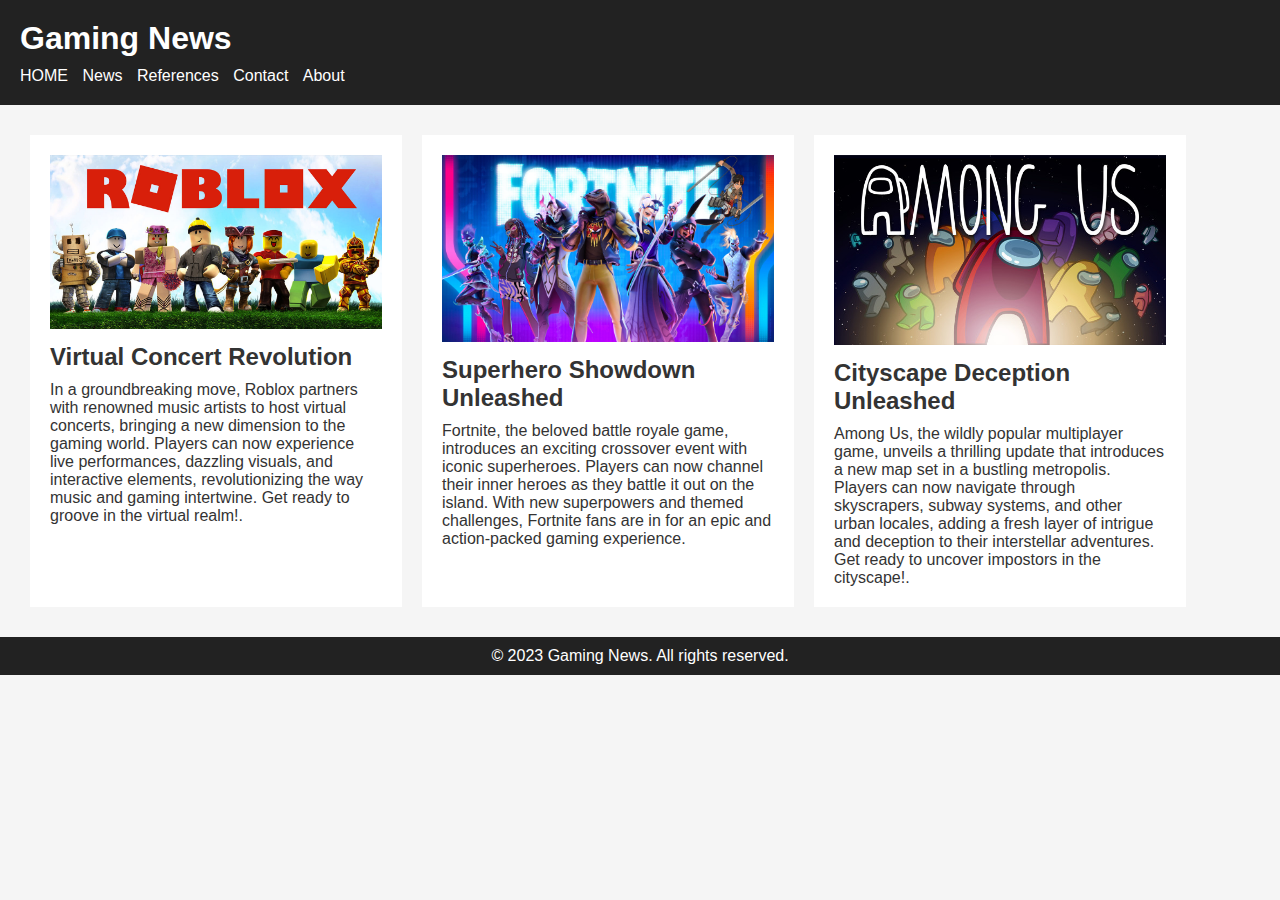
<file: index.html>
<!DOCTYPE html>
<html>
<head>
  <link rel="stylesheet" type="text/css" href="website.css">
  <title>Home</title>
</head>
<body>
  <header>
    <h1>Gaming News</h1>
    <nav>
      <ul>
        <li><a href="index.html">HOME</a></li>
        <li><a href="news.html">News</a></li>
        <li><a href="references.html">References</a></li>
        <li><a href="contact.html">Contact</a></li>
        <li><a href="about.html">About</a></li>
      </ul>
    </nav>
  </header>
  
  <main>
    <section class="News">
      <article>
        <img src="roblox.jpg" alt="Image 1">
        <h2>Virtual Concert Revolution</h2>
        <p> In a groundbreaking move, Roblox partners with renowned music artists to host virtual concerts, bringing a new dimension to the gaming world. Players can now experience live performances, dazzling visuals, and interactive elements, revolutionizing the way music and gaming intertwine. Get ready to groove in the virtual realm!.</p>
      </article>
      
      <article>
        <img src="fortnite.jpg" alt="Image 2">
        <h2>Superhero Showdown Unleashed</h2>
        <p> Fortnite, the beloved battle royale game, introduces an exciting crossover event with iconic superheroes. Players can now channel their inner heroes as they battle it out on the island. With new superpowers and themed challenges, Fortnite fans are in for an epic and action-packed gaming experience.</p>
      </article>
      
      <article>
        <img src="amongus.jpg" alt="Image 3">
        <h2>Cityscape Deception Unleashed</h2>
        <p>Among Us, the wildly popular multiplayer game, unveils a thrilling update that introduces a new map set in a bustling metropolis. Players can now navigate through skyscrapers, subway systems, and other urban locales, adding a fresh layer of intrigue and deception to their interstellar adventures. Get ready to uncover impostors in the cityscape!.</p>
      </article>
    </section>
  </main>
  
  <footer>
    <p>&copy; 2023 Gaming News. All rights reserved.</p>
  </footer>
</body>
</html>
</file>
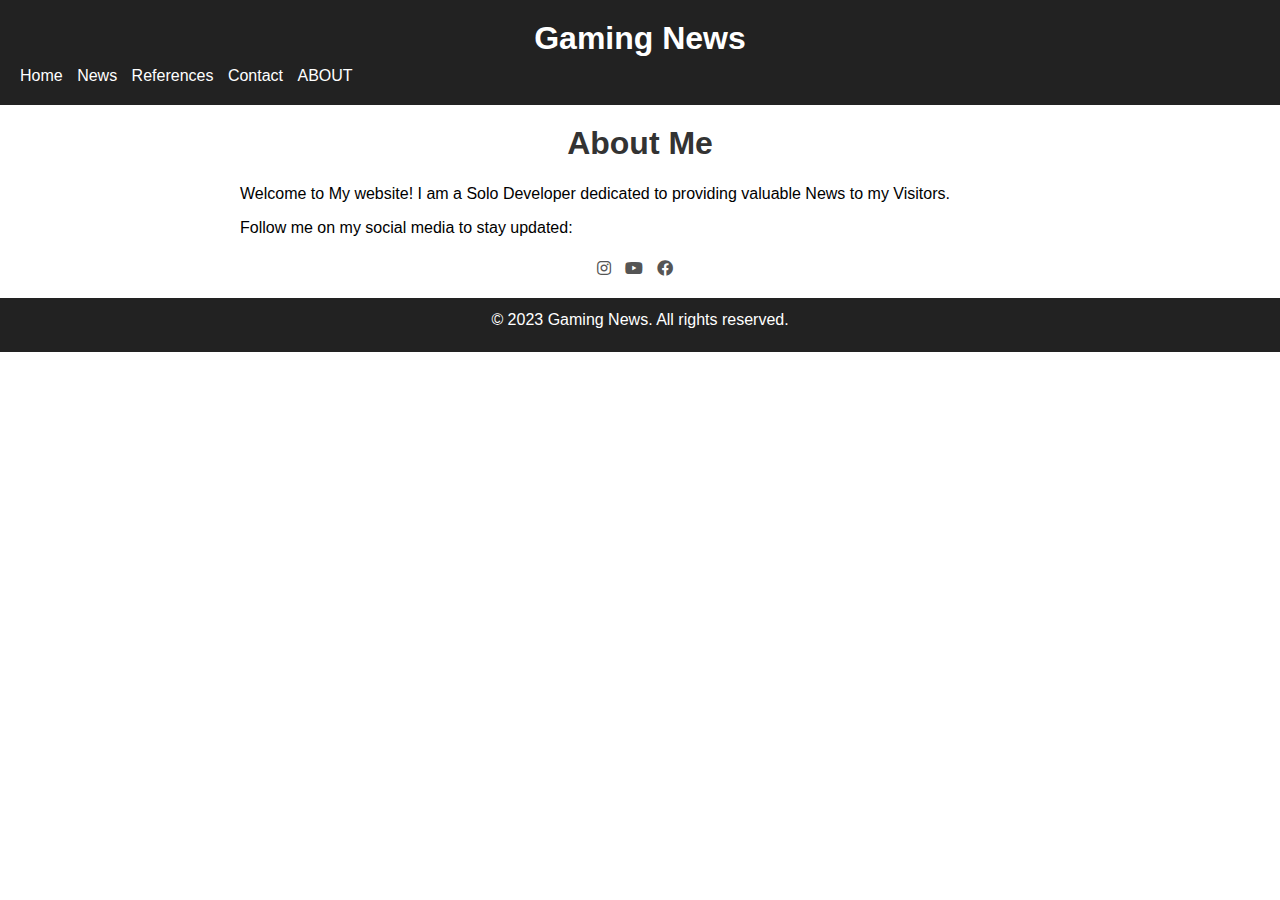
<file: about.html>
<!DOCTYPE html>
<html>
<head>
  <title>About Page</title>
  <link rel="stylesheet" href="https://cdnjs.cloudflare.com/ajax/libs/font-awesome/5.15.3/css/all.min.css">
  <style>
    * {
    margin: 0;
    padding: 0;
    }
    body {
      font-family: Arial, sans-serif;
    }
    
    .container {
      max-width: 800px;
      margin: 0 auto;
      padding: 20px;
    }
    .gamenews{
    color: #fff;
    margin-bottom: 10px;
    }

    h1 {
      color: #333333;
      text-align: center;
      margin-bottom: 20px;
    }
    header {
    background-color: #222;
    color: #fff;
    padding: 20px;
    }
  
    nav ul {
    list-style-type: none;
    }
  
    nav ul li {
    display: inline-block;
    margin-right: 10px;
    }
  
    nav ul li a {
    color: #fff;
    text-decoration: none;
    }
    
    
    p {
      font-size: 16px;
      line-height: 1.5;
      margin-bottom: 10px;
    }
    
    .social-icons {
      margin-top: 20px;
      text-align: center;
    }
    
    .social-icons a {
      display: inline-block;
      margin-right: 10px;
      color: #555;
      text-decoration: none;
      transition: color 0.3s;
    }
    
    .social-icons a:hover {
      color: #00aced; /* Change the color to match your brand */
    }
    footer {
    background-color: #222;
    color: #fff;
    padding: 10px;
    text-align: center;
  }
  </style>
</head>
<body>
    <header>
        <h1 class="gamenews">Gaming News</h1>
        <nav>
          <ul>
            <li><a href="index.html">Home</a></li>
            <li><a href="news.html">News</a></li>
            <li><a href="references.html">References</a></li>
            <li><a href="contact.html">Contact</a></li>
            <li><a href="about.html">ABOUT</a></li>
          </ul>
        </nav>
      </header>
  <div class="container">
    <h1>About Me</h1>
    
    <p>Welcome to My website! I am a Solo Developer dedicated to providing valuable News to my Visitors.</p>
    
    <p>Follow me on my social media to stay updated:</p>
    
    <div class="social-icons">
      <a href="https://instagram.com/suyoggoutam?igshid=NGExMmI2YTkyZg=="><i class="fab fa-instagram"></i></a>
      <a href="https://www.youtube.com/@ChickenJMC/featured"><i class="fab fa-youtube"></i></a>
      <a href="https://www.facebook.com/profile.php?id=100089854257407"><i class="fab fa-facebook"></i></a>
    </div>
  </div>
  <footer>
    <p>&copy; 2023 Gaming News. All rights reserved.</p>
  </footer>
</body>
</html>
</file>
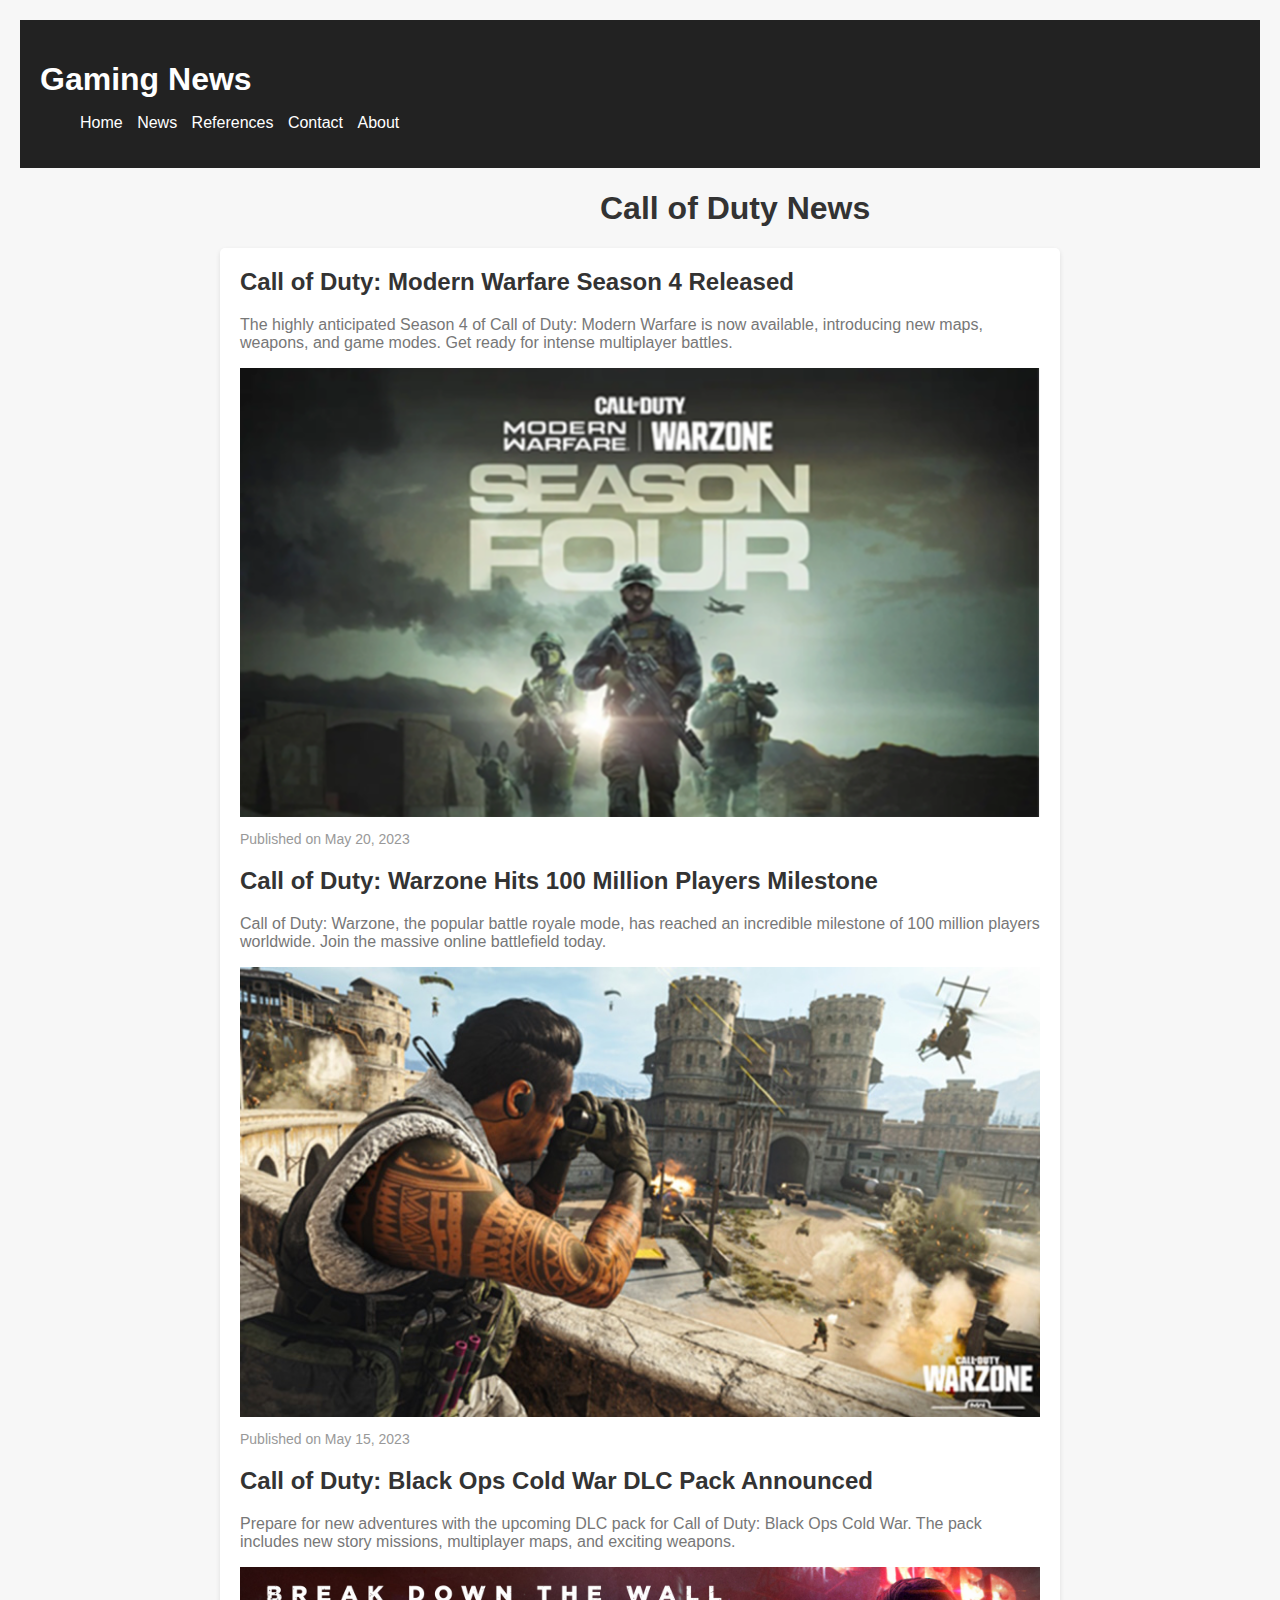
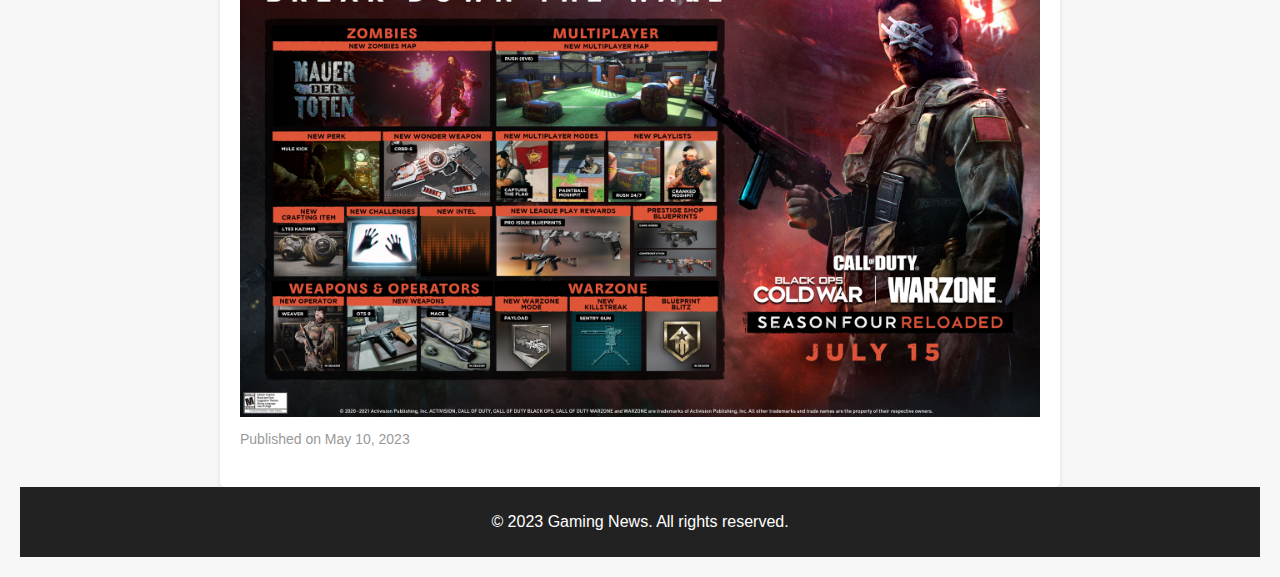
<file: cod.html>
<!DOCTYPE html>
<html>
<head>
  <title>Call of Duty News</title>
  <style>
    body {
      font-family: Arial, sans-serif;
      margin: 0;
      padding: 20px;
      background-color: #f7f7f7;
    }
    .gamenews{
    color: #fff;
    margin-bottom: 10px;
    }
    header {
    background-color: #222;
    color: #fff;
    padding: 20px;
    }
  
    nav ul {
    list-style-type: none;
    }
  
    nav ul li {
    display: inline-block;
    margin-right: 10px;
    }
  
    nav ul li a {
    color: #fff;
    text-decoration: none;
    }
    h1 {
      color: #333333;
    }
    
    .container {
      max-width: 800px;
      margin: 0 auto;
      background-color: #ffffff;
      padding: 20px;
      border-radius: 5px;
      box-shadow: 0 2px 5px rgba(0, 0, 0, 0.1);
    }
    
    .news-item {
      margin-bottom: 20px;
    }
    
    .news-item h2 {
      margin-top: 0;
      color: #333333;
    }
    
    .news-item p {
      color: #777777;
      margin-top: 10px;
    }
    
    .news-item .meta {
      color: #999999;
      font-size: 14px;
      margin-top: 10px;
    }
    footer {
    background-color: #222;
    color: #fff;
    padding: 10px;
    text-align: center;
  }
  .codse4{
    margin-right: 40px;
    width: 800px;
  }
  .lotofplayers{
    width: 800px;
  }
  .dlcpack{
    width: 800px;
  }
  .newscod{
    padding-left: 580px;
  }
  </style>
</head>
<body>
    <header>
        <h1 class="gamenews">Gaming News</h1>
        <nav>
          <ul>
            <li><a href="index.html">Home</a></li>
            <li><a href="news.html">News</a></li>
            <li><a href="references.html">References</a></li>
            <li><a href="contact.html">Contact</a></li>
            <li><a href="about.html">About</a></li>
          </ul>
        </nav>
      </header>
  <h1 class="newscod">Call of Duty News</h1>
  
  <div class="container">
    <div class="news-item">
      <h2>Call of Duty: Modern Warfare Season 4 Released</h2>
      <p>The highly anticipated Season 4 of Call of Duty: Modern Warfare is now available, introducing new maps, weapons, and game modes. Get ready for intense multiplayer battles.</p>
      <img class="codse4" src="codse4.png" alt="Call of Duty Season 4 image">
      <p class="meta">Published on May 20, 2023</p>
    </div>
    
    <div class="news-item">
      <h2>Call of Duty: Warzone Hits 100 Million Players Milestone</h2>
      <p>Call of Duty: Warzone, the popular battle royale mode, has reached an incredible milestone of 100 million players worldwide. Join the massive online battlefield today.</p>
      <img class="lotofplayers" src="lotofplayers.jpg" alt="Call of Duty Lots of players">
      <p class="meta">Published on May 15, 2023</p>
    </div>
    
    <div class="news-item">
      <h2>Call of Duty: Black Ops Cold War DLC Pack Announced</h2>
      <p>Prepare for new adventures with the upcoming DLC pack for Call of Duty: Black Ops Cold War. The pack includes new story missions, multiplayer maps, and exciting weapons.</p>
      <img class="dlcpack" src="dlcpack.jpg" alt="Call of Duty DLC Pack Release">
      <p class="meta">Published on May 10, 2023</p>
    </div>
  </div>
  <footer>
    <p>&copy; 2023 Gaming News. All rights reserved.</p>
  </footer>
</body>
</html>
</file>
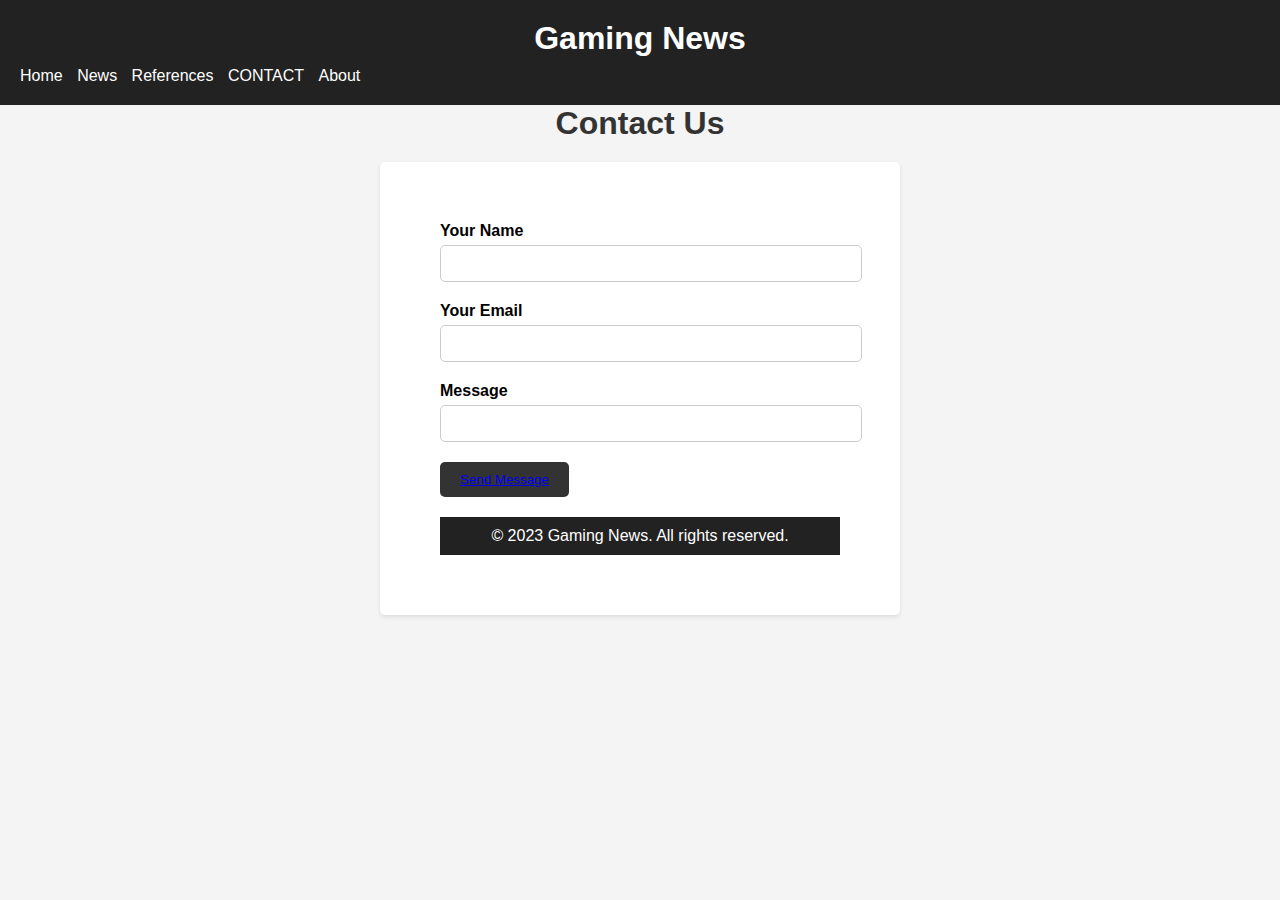
<file: contact.html>
<!DOCTYPE html>
<html>
<head>
  <meta charset="UTF-8">
  <title>Contact</title>
  <style>
    * {
    margin: 0;
    padding: 0;
    }
    body {
      font-family: Arial, sans-serif;
      background-color: #f4f4f4;
      margin: 0;
      
    }

    h1 {
      color: #333333;
      text-align: center;
      margin-bottom: 20px;
    }
    .gamenews{
    color: #fff;
    margin-bottom: 10px;
    }
    header {
    background-color: #222;
    color: #fff;
    padding: 20px;
    }
  
    nav ul {
    list-style-type: none;
    }
  
    nav ul li {
    display: inline-block;
    margin-right: 10px;
    }
  
    nav ul li a {
    color: #fff;
    text-decoration: none;
    }
    .contact-form {
      max-width: 400px;
      margin: 0 auto;
      background-color: #ffffff;
      border-radius: 5px;
      padding: 60px;
      box-shadow: 0 2px 4px rgba(0, 0, 0, 0.1);
    }

    .form-group {
      margin-bottom: 20px;
    }

    .form-group label {
      display: block;
      font-weight: bold;
      margin-bottom: 5px;
    }

    .form-group input[type="text"],
    .form-group textarea {
      width: 100%;
      padding: 10px;
      border: 1px solid #cccccc;
      border-radius: 5px;
    }

    .form-group textarea {
      height: 100px;
    }

    .form-group button {
      background-color: #333333;
      color: #ffffff;
      border: none;
      padding: 10px 20px;
      border-radius: 5px;
      cursor: pointer;
    }

    .form-group button:hover {
      background-color: #555555;
    }
    footer {
    background-color: #222;
    color: #fff;
    padding: 10px;
    text-align: center;
  }
  </style>
</head>
<body>
    <header>
        <h1 class="gamenews">Gaming News</h1>
        <nav>
          <ul>
            <li><a href="index.html">Home</a></li>
            <li><a href="news.html">News</a></li>
            <li><a href="references.html">References</a></li>
            <li><a href="contact.html">CONTACT</a></li>
            <li><a href="about.html">About</a></li>
          </ul>
        </nav>
      </header>
  <h1>Contact Us</h1>

  <div class="contact-form">
      <div class="form-group">
        <label for="name">Your Name</label>
        <input type="text" id="name" name="name" required>
      </div>

      <div class="form-group">
        <label for="email">Your Email</label>
        <input type="text" id="email" name="email" required>
      </div>

      <div class="form-group">
        <label for="message">Message</label>
        <input type="text" id="message" name="Message" required>
      </div>

      <div class="form-group">
        <button type="submit"><a href="messagesent.html">Send Message</a></button>
      </div>
      <footer>
        <p>&copy; 2023 Gaming News. All rights reserved.</p>
      </footer>
  </div>
</body>
</html>
</file>
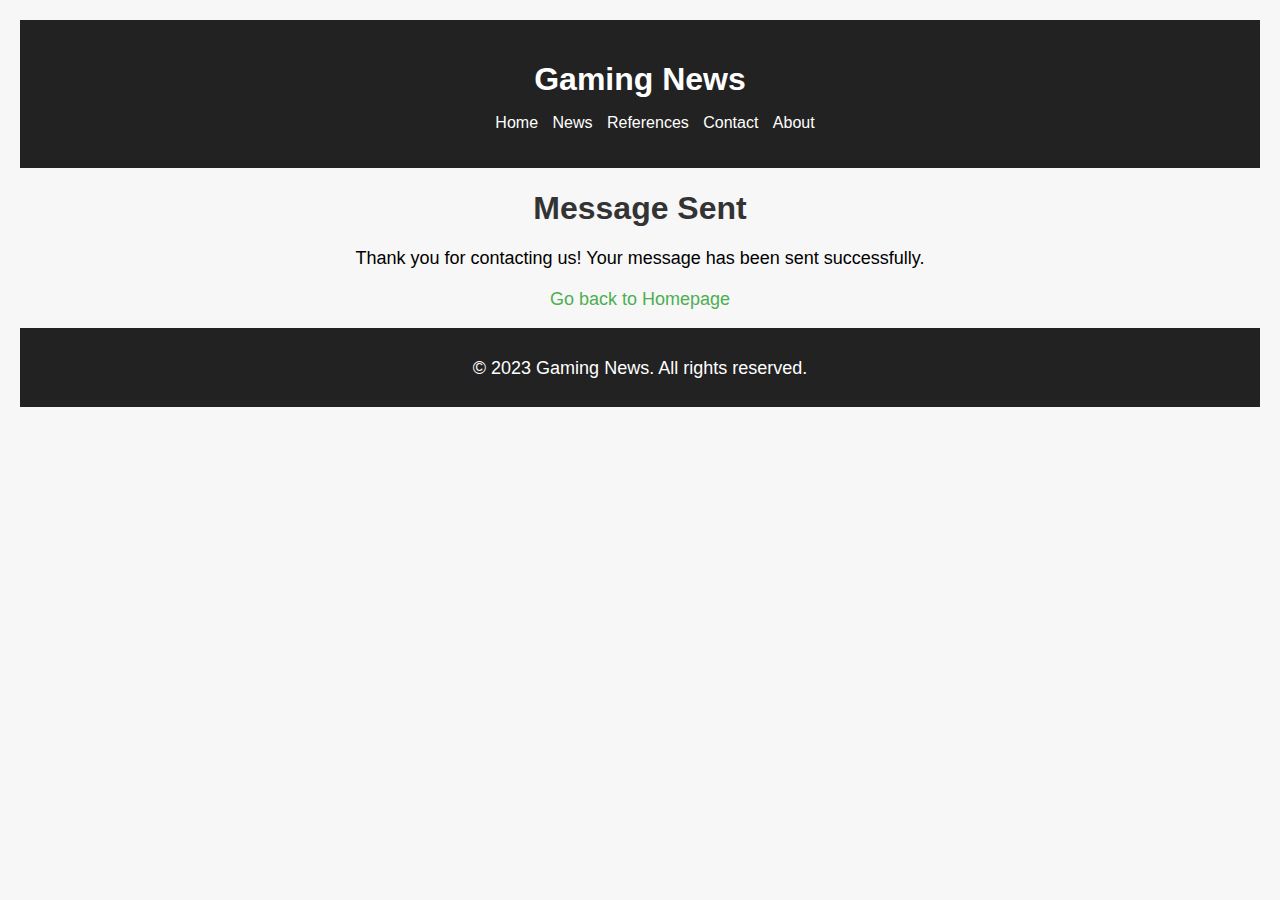
<file: messagesent.html>
<!DOCTYPE html>
<html>
<head>
  <title>Message Sent</title>
  <style>
    /* CSS Styles */
    header {
    background-color: #222;
    color: #fff;
    padding: 20px;
    }
  
    nav ul {
    list-style-type: none;
    }
  
    nav ul li {
    display: inline-block;
    margin-right: 10px;
    }
    .gamenews{
    color: #fff;
    margin-bottom: 10px;
    }
    nav ul li a {
    color: #fff;
    text-decoration: none;
    }
    body {
      font-family: Arial, sans-serif;
      margin: 0;
      padding: 20px;
      background-color: #f7f7f7;
      text-align: center;
    }
    
    h1 {
      color: #333333;
    }
    
    p {
      margin-top: 20px;
      font-size: 18px;
    }
    
    .back-link {
      color: #4CAF50;
      text-decoration: none;
    }
    footer {
    background-color: #222;
    color: #fff;
    padding: 10px;
    text-align: center;
  }
  </style>
</head>
<body>
    <header>
        <h1 class="gamenews">Gaming News</h1>
        <nav>
          <ul>
            <li><a href="index.html">Home</a></li>
            <li><a href="news.html">News</a></li>
            <li><a href="references.html">References</a></li>
            <li><a href="contact.html">Contact</a></li>
            <li><a href="about.html">About</a></li>
          </ul>
        </nav>
      </header>
  <h1>Message Sent</h1>
  
  <p>Thank you for contacting us! Your message has been sent successfully.</p>
  
  <p><a href="index.html" class="back-link">Go back to Homepage</a></p>
  <footer>
    <p>&copy; 2023 Gaming News. All rights reserved.</p>
  </footer>
</body>
</html>
</file>
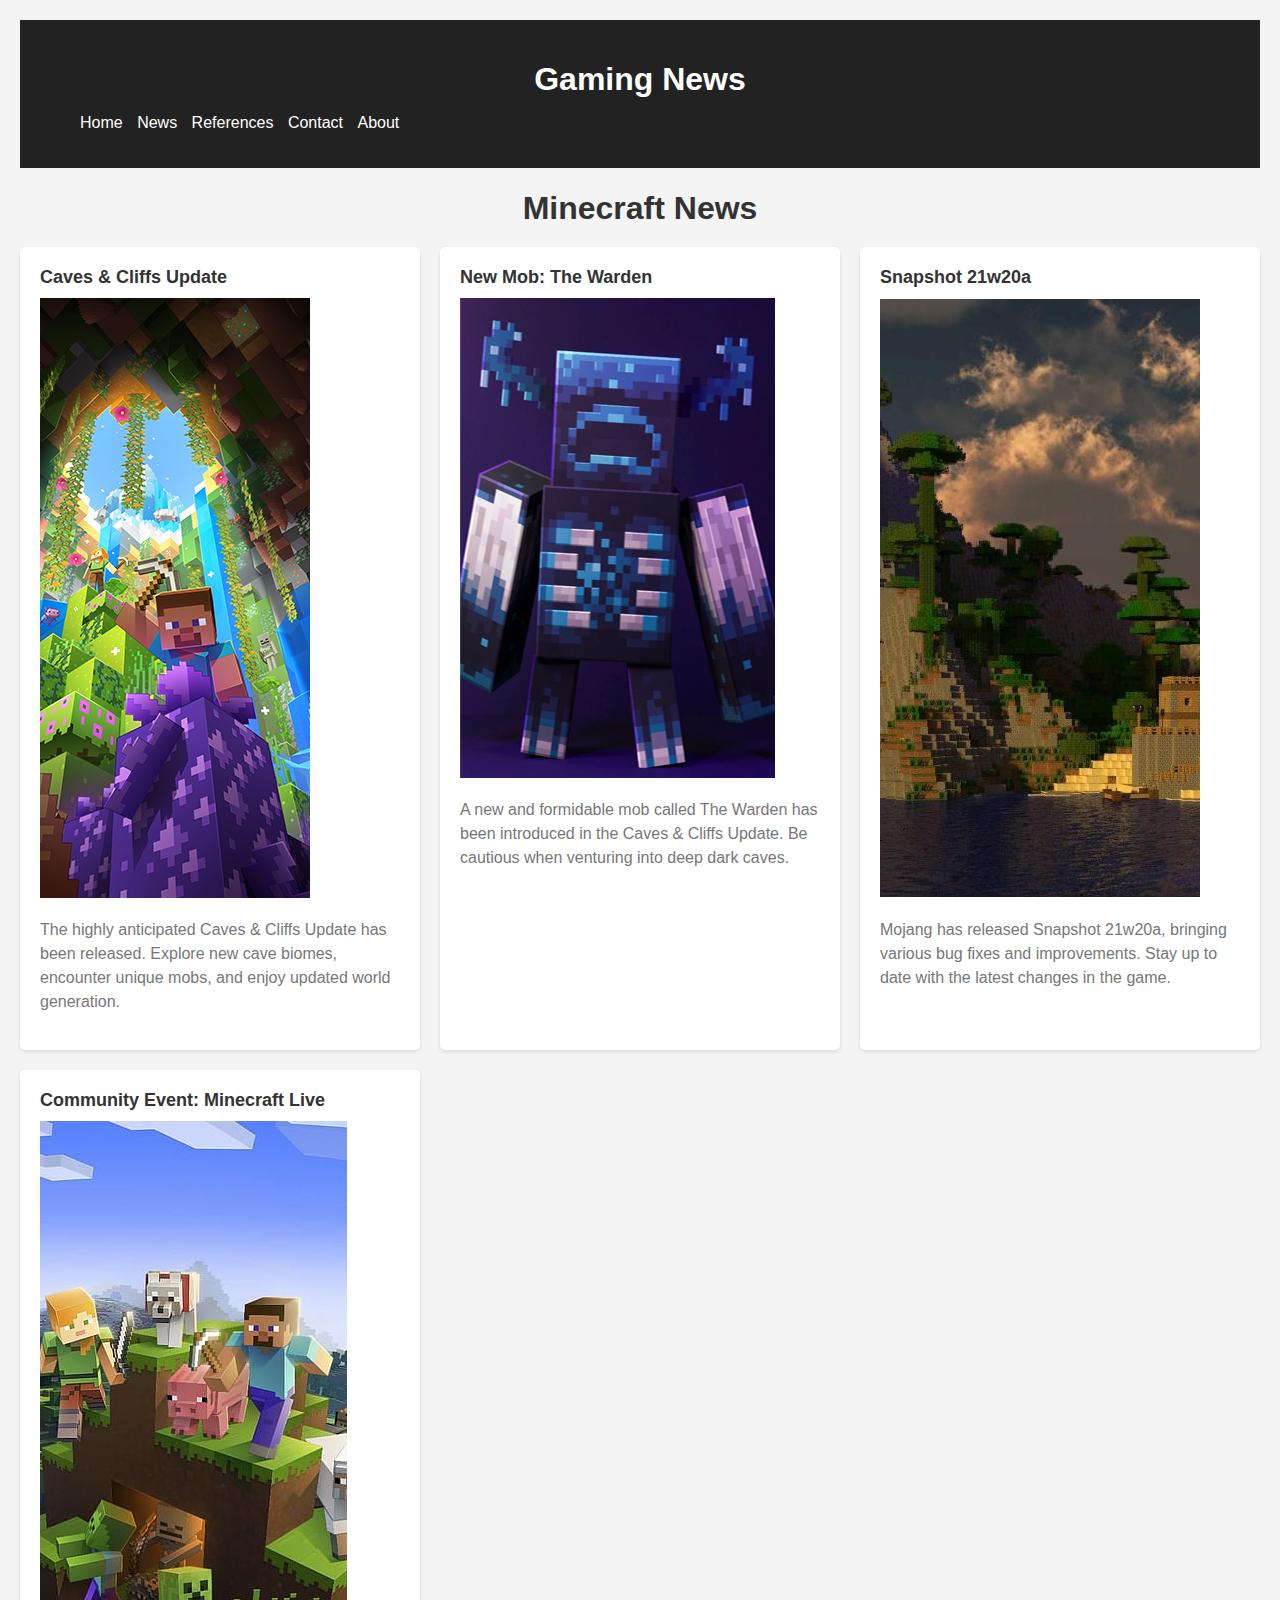
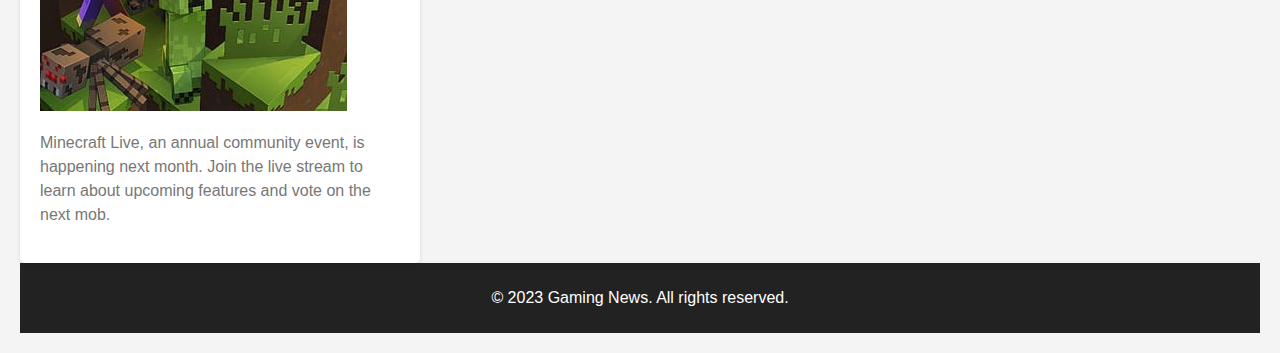
<file: minecraft.html>
<!DOCTYPE html>
<html>
<head>
  <meta charset="UTF-8">
  <title>Minecraft News</title>
  <style>
    body {
      font-family: Arial, sans-serif;
      background-color: #f4f4f4;
      margin: 0;
      padding: 20px;
    }

    h1 {
      color: #333333;
      text-align: center;
      margin-bottom: 20px;
    }
    .gamenews{
    color: #fff;
    margin-bottom: 10px;
    }
    header {
    background-color: #222;
    color: #fff;
    padding: 20px;
    }
  
    nav ul {
    list-style-type: none;
    }
  
    nav ul li {
    display: inline-block;
    margin-right: 10px;
    }
  
    nav ul li a {
    color: #fff;
    text-decoration: none;
    }

    .news-container {
      display: grid;
      grid-template-columns: repeat(auto-fit, minmax(300px, 1fr));
      grid-gap: 20px;
    }

    .news-card {
      background-color: #ffffff;
      border-radius: 5px;
      padding: 20px;
      box-shadow: 0 2px 4px rgba(0, 0, 0, 0.1);
    }

    .news-card h2 {
      font-size: 18px;
      color: #333333;
      margin-top: 0;
      margin-bottom: 10px;
    }

    .news-card p {
      color: #777777;
      line-height: 1.5;
    }

    .news-card a {
      color: #333333;
      text-decoration: none;
      font-weight: bold;
    }

    .news-card a:hover {
      text-decoration: underline;
    }
    footer {
    background-color: #222;
    color: #fff;
    padding: 10px;
    text-align: center;
  }
  </style>
</head>
<body>
    <header>
        <h1 class="gamenews">Gaming News</h1>
        <nav>
          <ul>
            <li><a href="index.html">Home</a></li>
            <li><a href="news.html">News</a></li>
            <li><a href="references.html">References</a></li>
            <li><a href="contact.html">Contact</a></li>
            <li><a href="about.html">About</a></li>
          </ul>
        </nav>
      </header>
  <h1>Minecraft News</h1>

  <div class="news-container">
    <div class="news-card">
      <h2>Caves & Cliffs Update</h2>
      <img class="caves" src="cavesnclifs.png" alt="Caves and Cliffs Picture">
      <p>The highly anticipated Caves & Cliffs Update has been released. Explore new cave biomes, encounter unique mobs, and enjoy updated world generation.</p>
    </div>

    <div class="news-card">
      <h2>New Mob: The Warden</h2>
      <img class="Warden" src="warden.png" alt="warden Picture">
      <p>A new and formidable mob called The Warden has been introduced in the Caves & Cliffs Update. Be cautious when venturing into deep dark caves.</p>
    </div>

    <div class="news-card">
      <h2>Snapshot 21w20a</h2>
      <img class="Snapshot" src="snapshot.jpg" alt="Snapshot Picture">
      <p>Mojang has released Snapshot 21w20a, bringing various bug fixes and improvements. Stay up to date with the latest changes in the game.</p>
    </div>

    <div class="news-card">
      <h2>Community Event: Minecraft Live</h2>
      <img class="Live" src="live.jpg" alt="live Picture">
      <p>Minecraft Live, an annual community event, is happening next month. Join the live stream to learn about upcoming features and vote on the next mob.</p>
    </div>
  </div>
  <footer>
    <p>&copy; 2023 Gaming News. All rights reserved.</p>
  </footer>
</body>
</html>
</file>
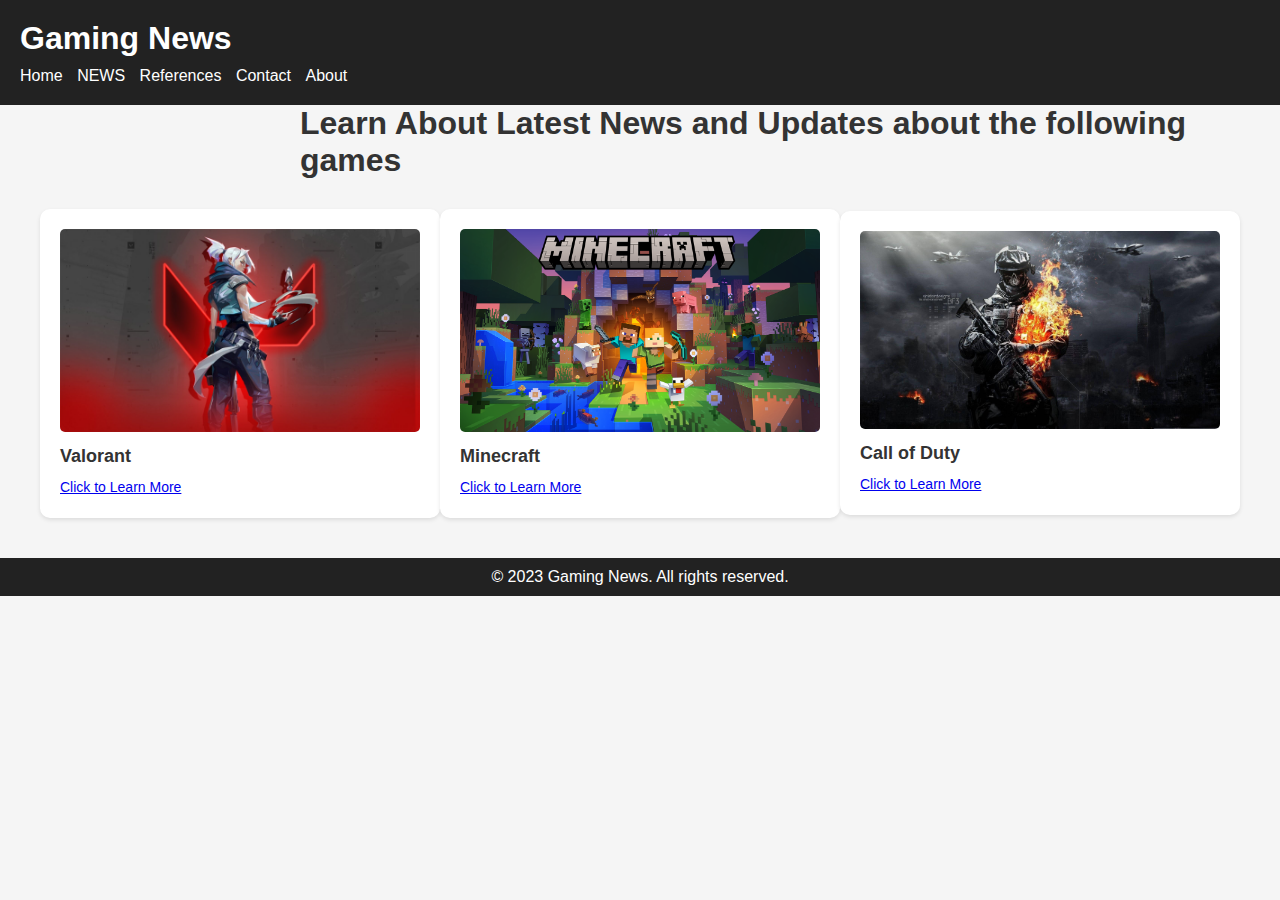
<file: news.html>
<!DOCTYPE html>
<html lang="en">
<head>
    <meta charset="UTF-8">
    <meta http-equiv="X-UA-Compatible" content="IE=edge">
    <meta name="viewport" content="width=device-width, initial-scale=1.0">
    <title>News</title>
    <link rel="stylesheet" href="news.css">
    
</head>
<body>
    <header>
        <h1>Gaming News</h1>
        <nav>
          <ul>
            <li><a href="index.html">Home</a></li>
            <li><a href="news.html">NEWS</a></li>
            <li><a href="references.html">References</a></li>
            <li><a href="contact.html">Contact</a></li>
            <li><a href="about.html">About</a></li>
          </ul>
        </nav>
      </header>
      <h1 class="latest">Learn About Latest News and Updates about the following games</h1>
    <section class="News">
        <article>
          <img src="pic1.jpg" alt="Image 1">
          <h2>Valorant</h2>
          <p><a href="valorant.html">Click to Learn More</a></p>
        </article>
        
        <article>
          <img src="pic2.jpg" alt="Image 2">
          <h2>Minecraft</h2>
          <p><a href="minecraft.html">Click to Learn More</a></p>
        </article>
        
        <article>
          <img src="pic3.jpg" alt="Image 3">
          <h2>Call of Duty</h2>
          <p><a href="cod.html">Click to Learn More</a></p>
        </article>
      </section>
</body><footer>
    <p>&copy; 2023 Gaming News. All rights reserved.</p>
  </footer>
</html>
</file>
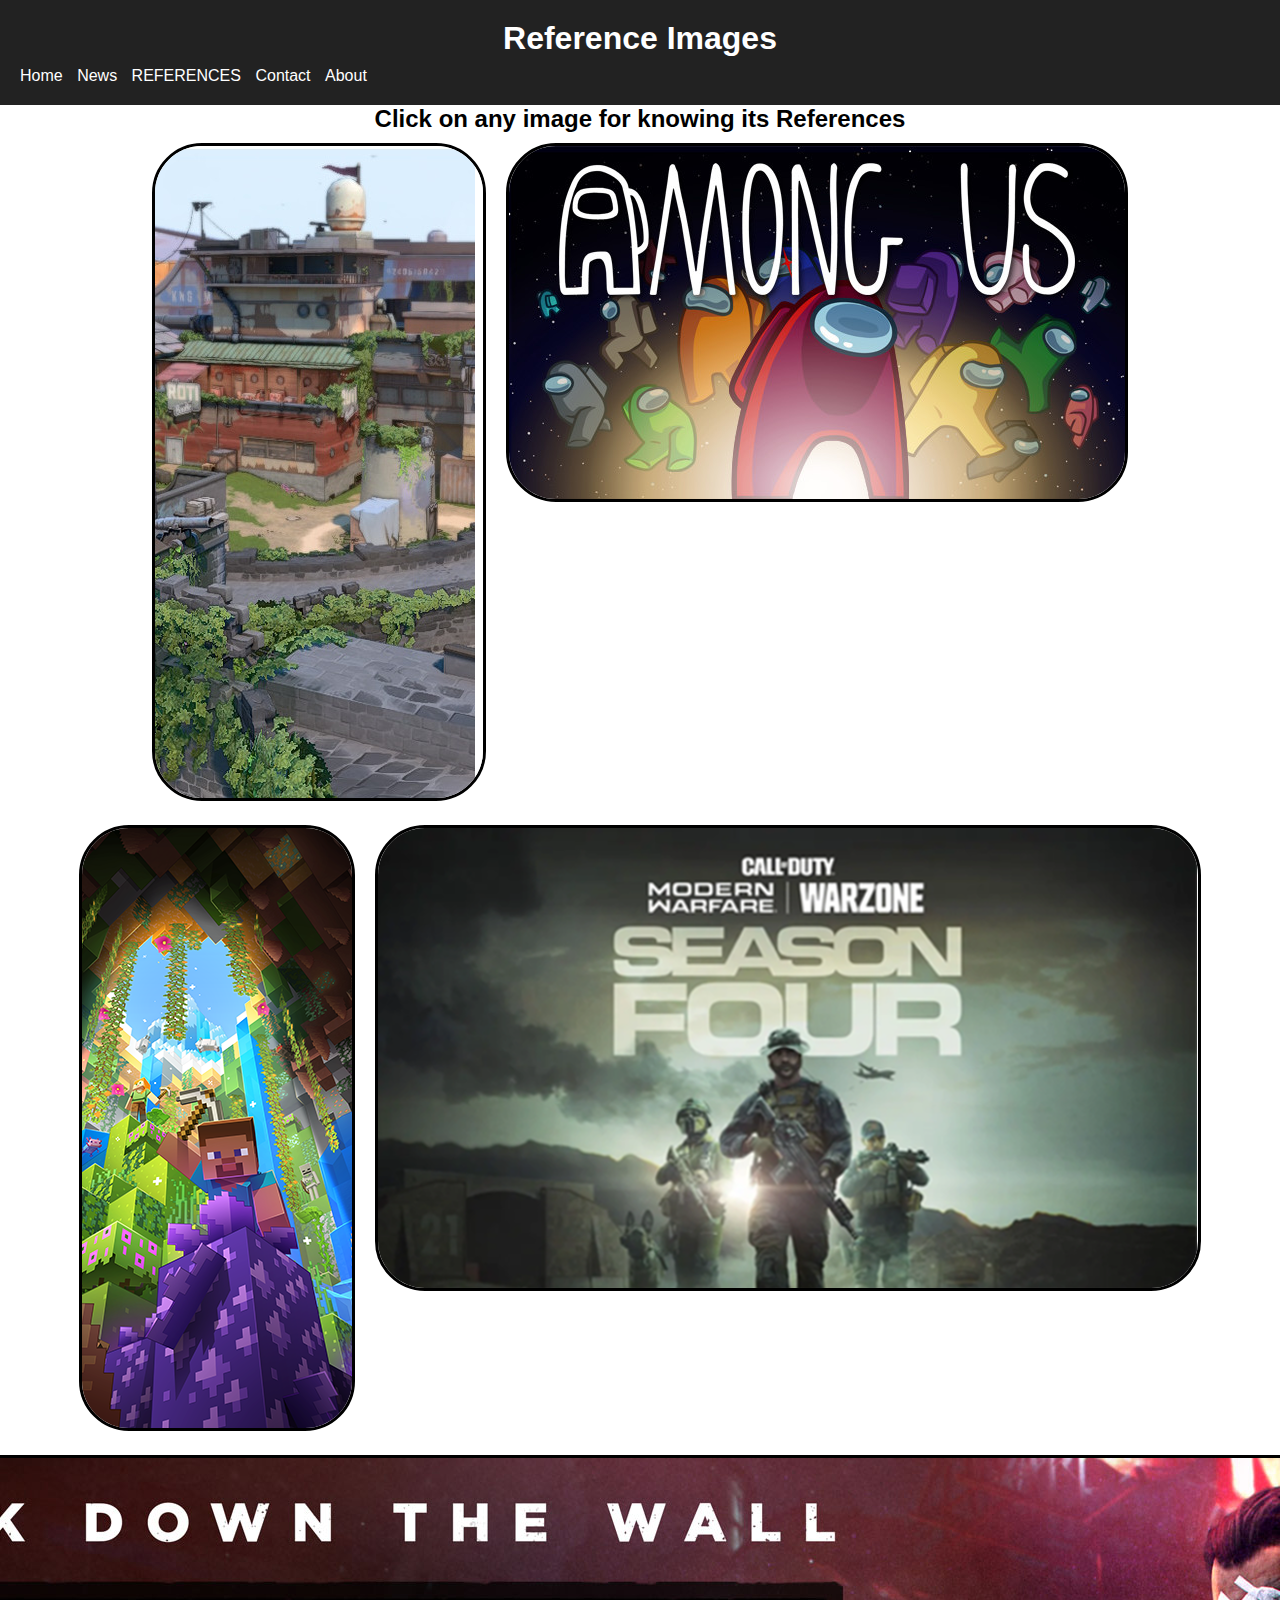
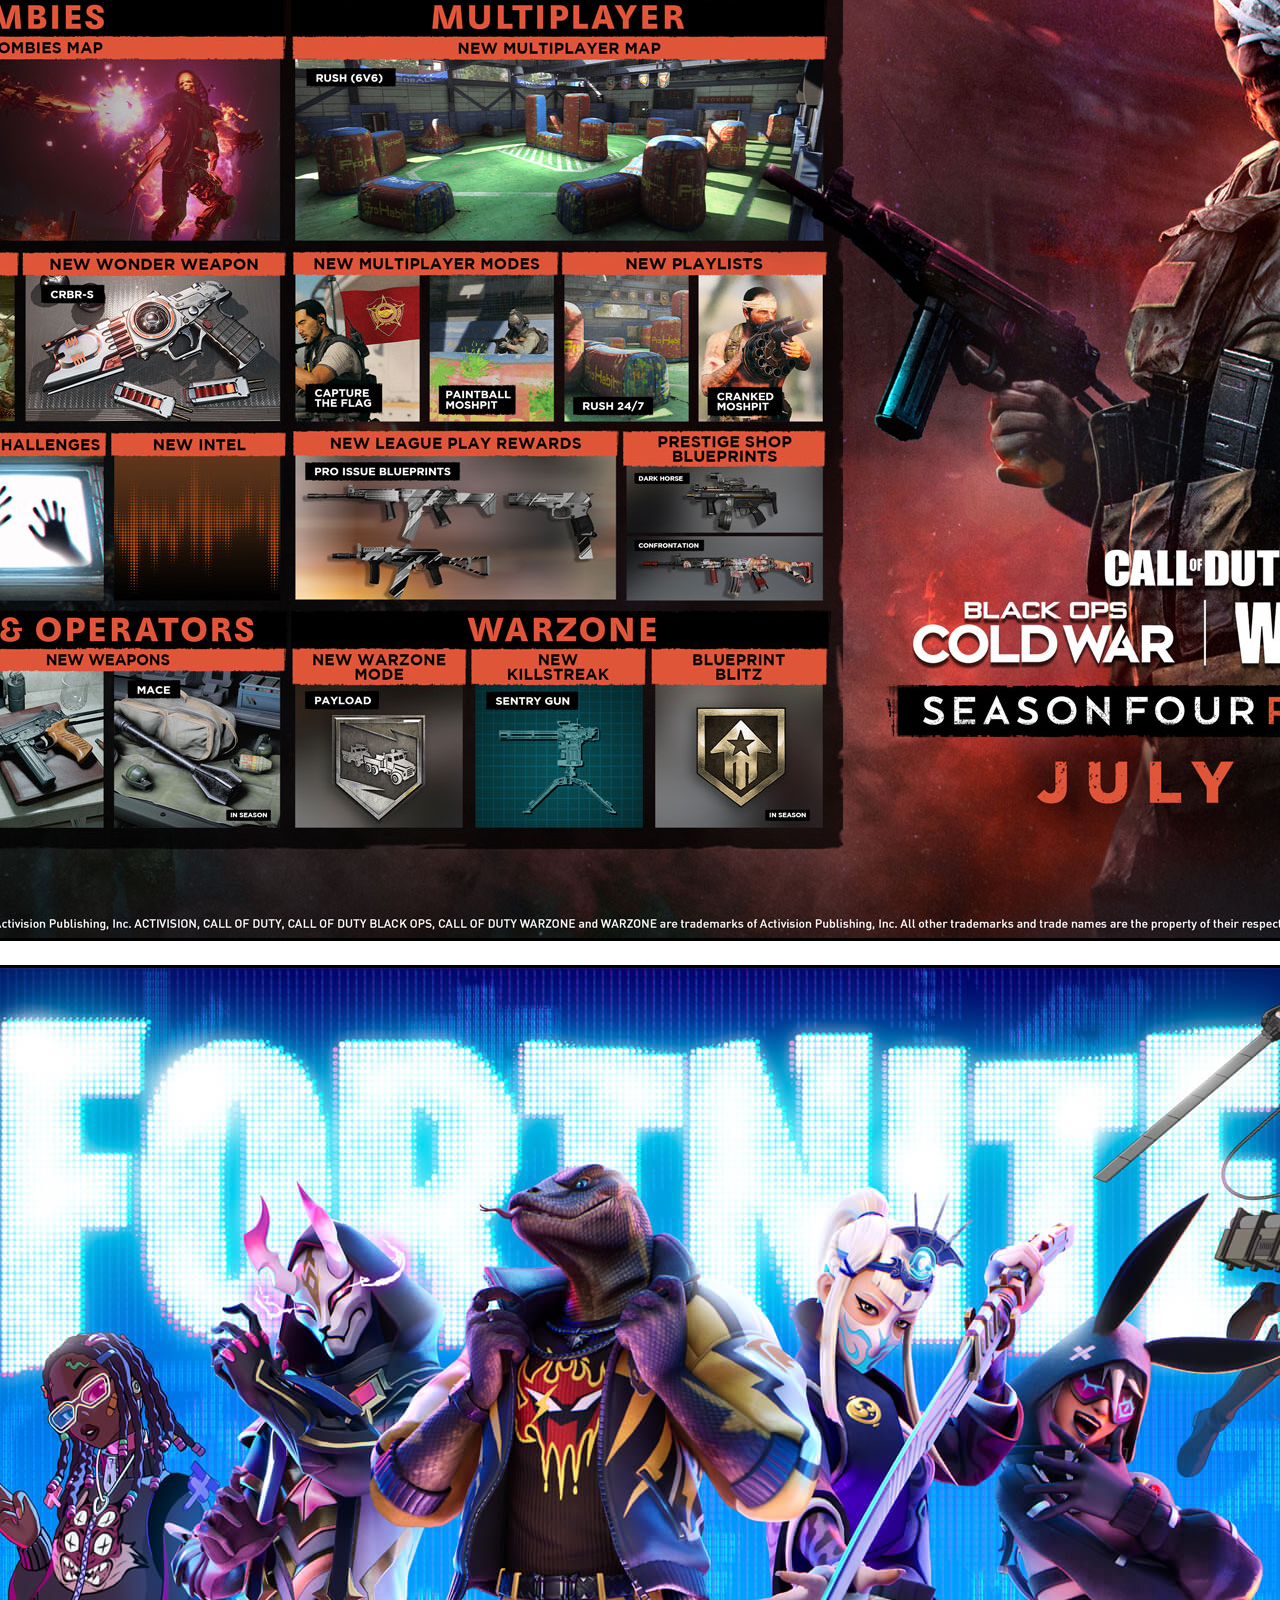
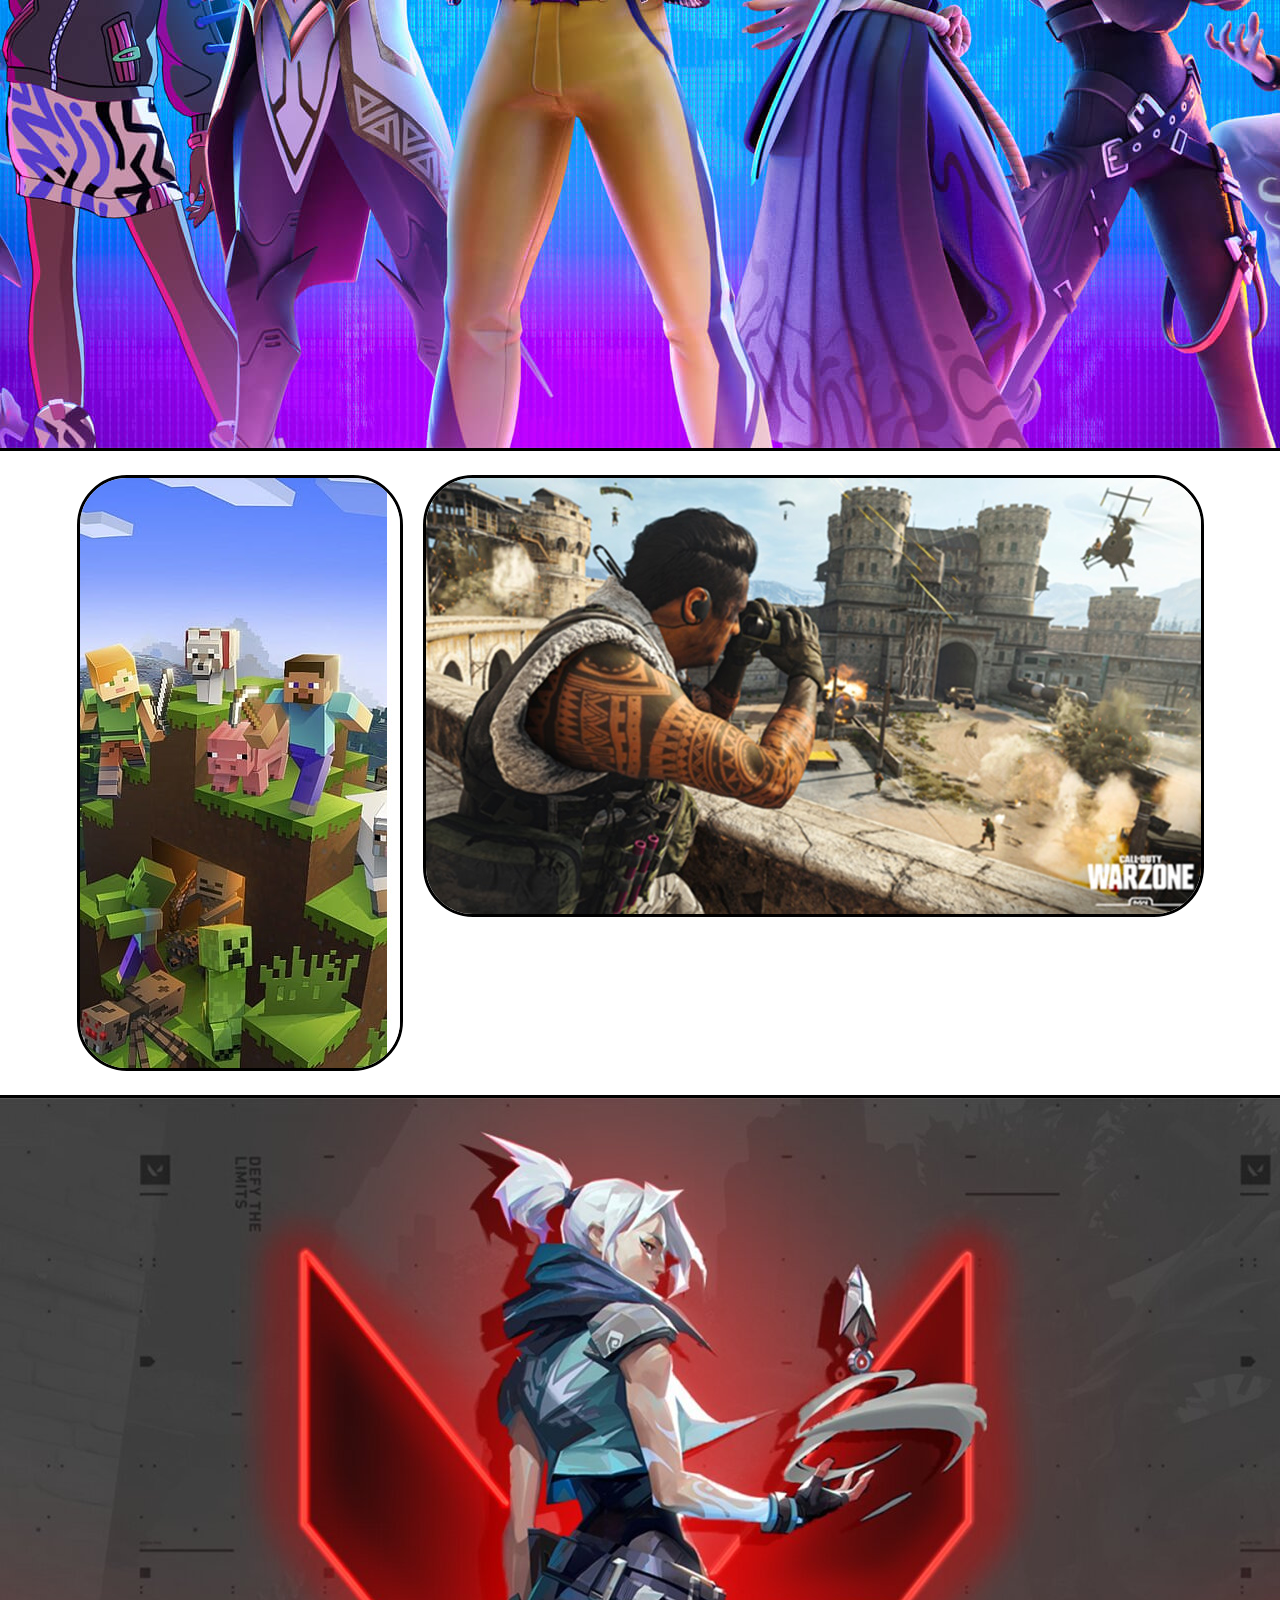
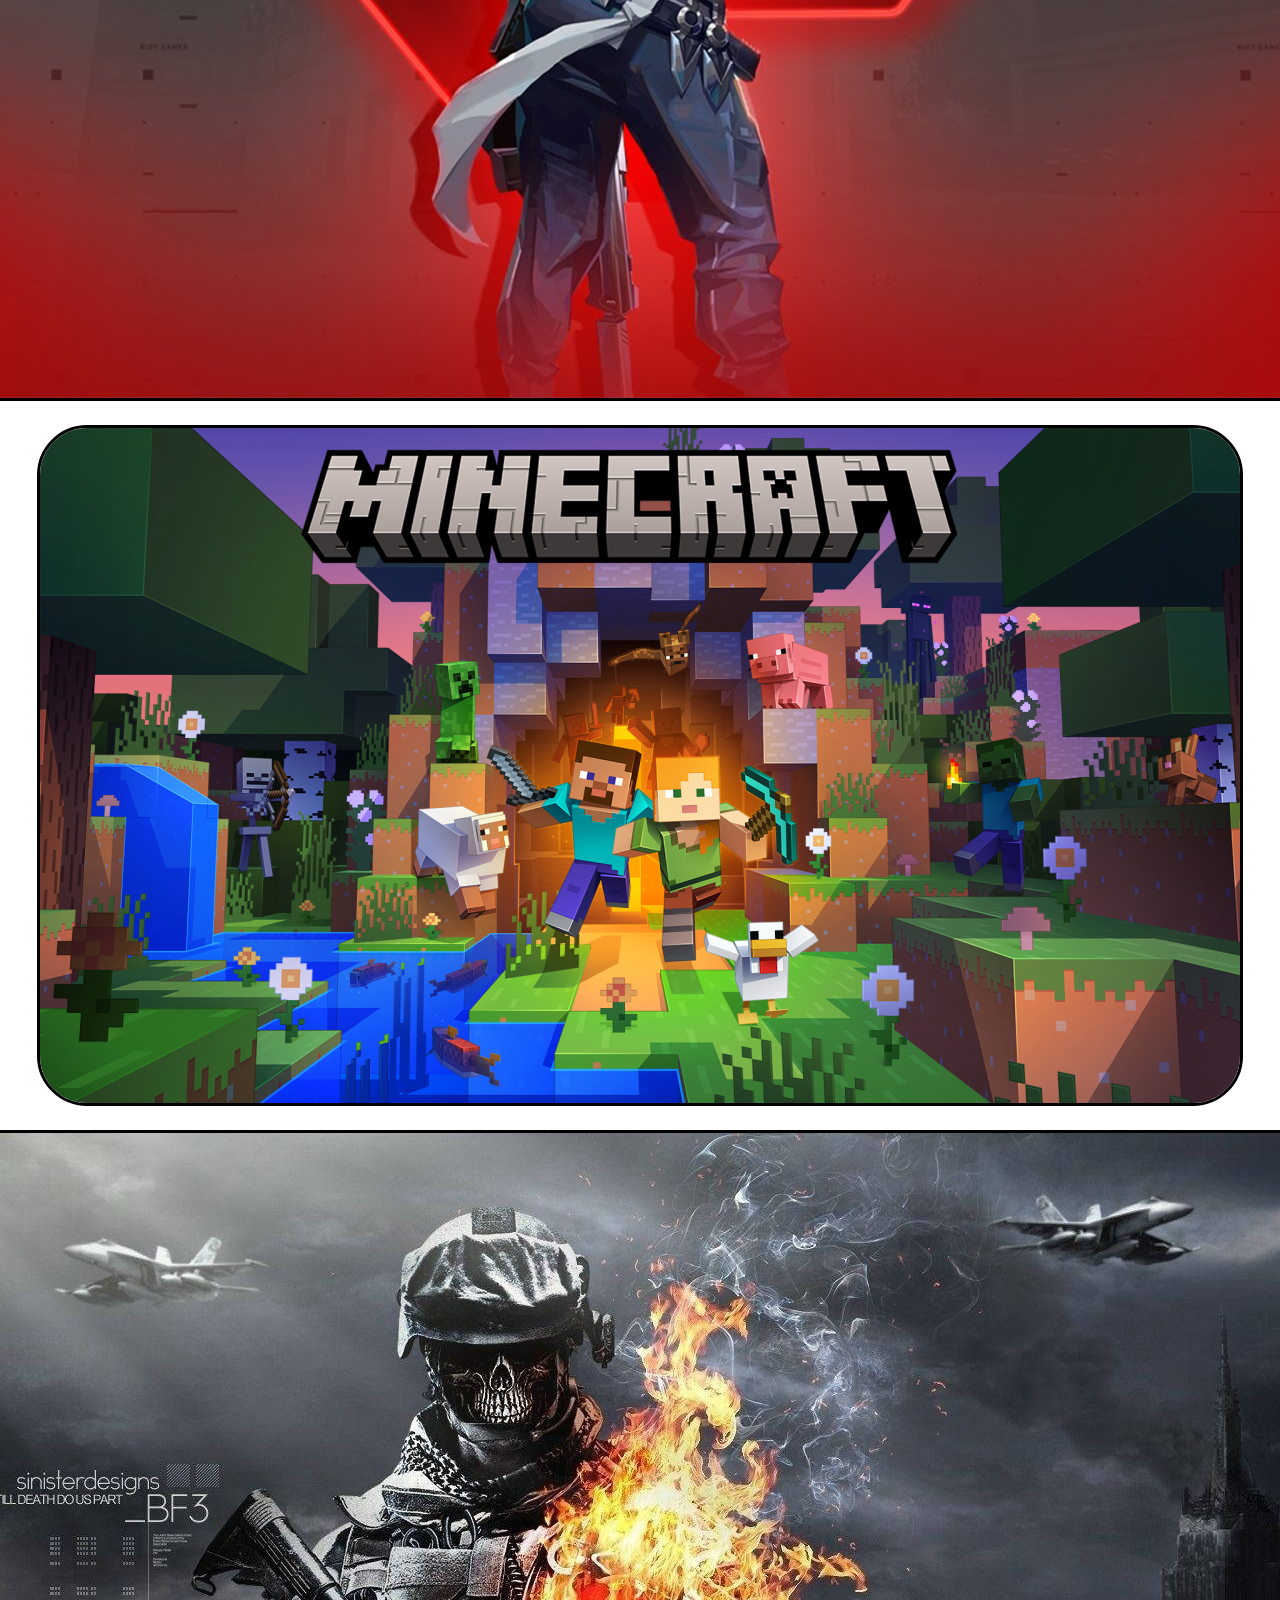
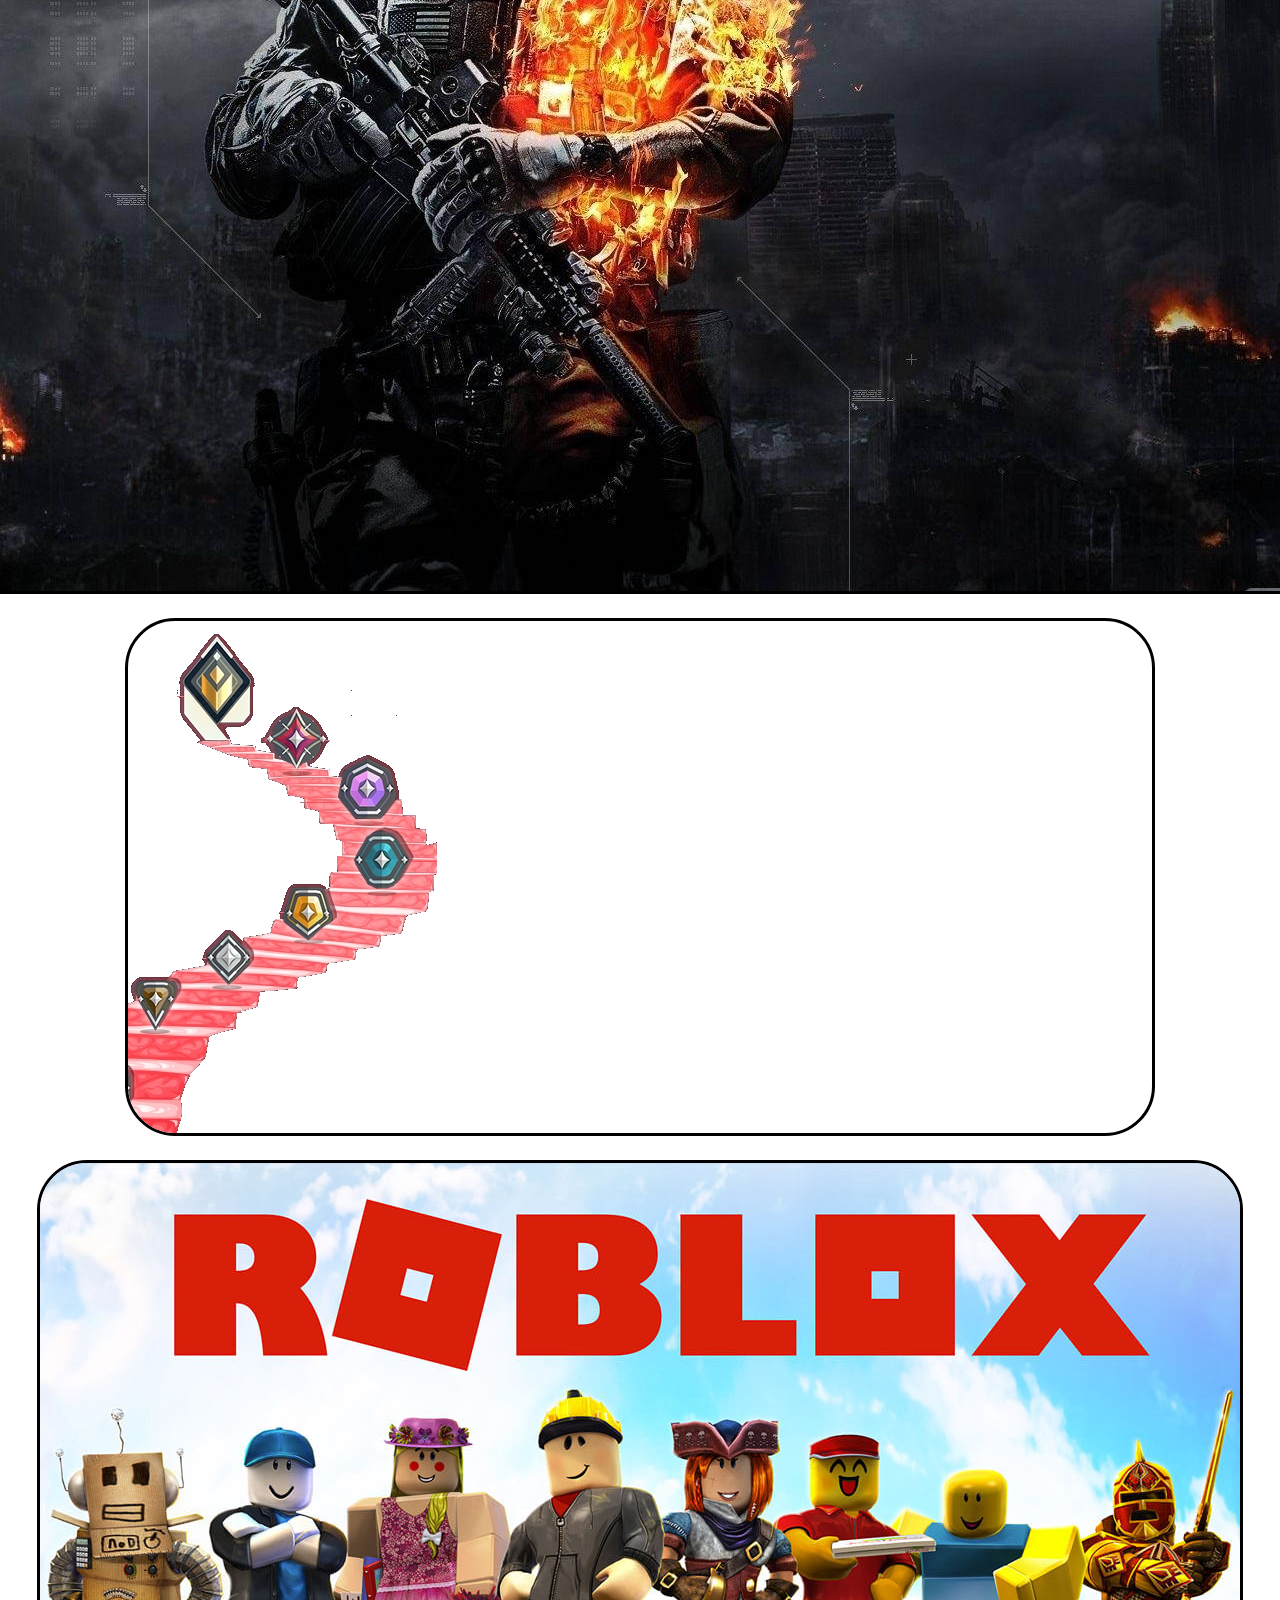
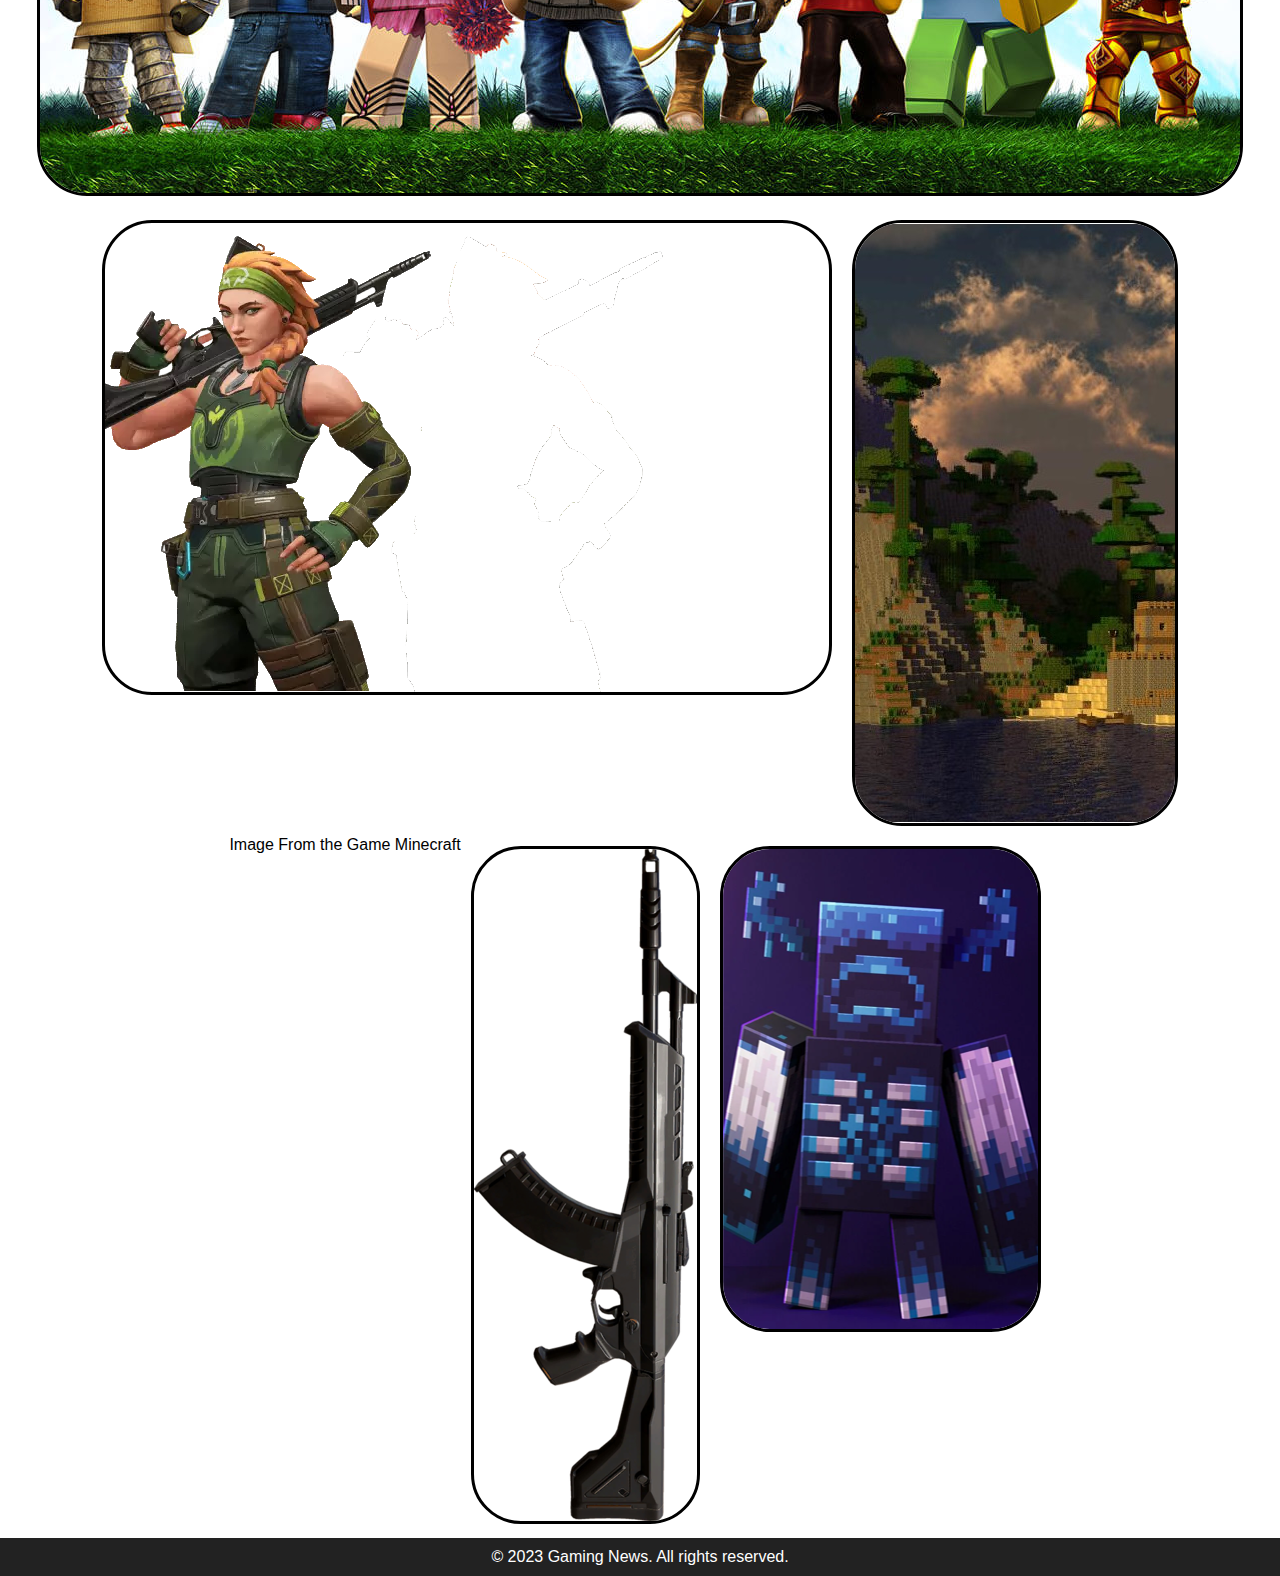
<file: references.html>
<!DOCTYPE html>
<html>
<head>
  <title>Reference Images</title>
  <style>
    * {
    margin: 0;
    padding: 0;
  }
    body {
      font-family: Arial, sans-serif;
    }
    
    h1, h2 {
      text-align: center;
    }
    
    .image-container {
      display: flex;
      flex-wrap: wrap;
      justify-content: center;
      width: 100%;
    }
    
    .image-container img {
      width: auto;
      height: auto;
      margin: 10px;
      border-color: black;
      border-radius: 50px;
      border-style: solid;
    }
    .gamenews{
    color: #fff;
    margin-bottom: 10px;
    }

    h1 {
      color: #333333;
      text-align: center;
      margin-bottom: 20px;
    }
    header {
    background-color: #222;
    color: #fff;
    padding: 20px;
    }
  
    nav ul {
    list-style-type: none;
    }
  
    nav ul li {
    display: inline-block;
    margin-right: 10px;
    }
  
    nav ul li a {
    color: #fff;
    text-decoration: none;
    }
    footer {
    background-color: #222;
    color: #fff;
    padding: 10px;
    text-align: center;
  }
  .image-container img:hover {
  opacity: 0.7;
}


  </style>
</head>
<body>
  
  <header>
    <h1 class="gamenews">Reference Images</h1>
    <nav>
      <ul>
        <li><a href="index.html">Home</a></li>
        <li><a href="news.html">News</a></li>
        <li><a href="references.html">REFERENCES</a></li>
        <li><a href="contact.html">Contact</a></li>
        <li><a href="about.html">About</a></li>
      </ul>
    </nav>
  </header>
  <h2>Click on any image for knowing its References</h2>

  <div class="image-container">
    <a href="https://www.polygon.com/22398367/valorant-episode-2-act-3-new-map-breeze-battle-pass-release-date"><img src="breeze.jpeg" alt="Reference Image 1"></a>
    <a href="https://store.epicgames.com/en-US/p/among-us"><img src="amongus.jpg" alt="Reference Image 2"></a>
    <a href="https://www.minecraft.net/en-us/about-minecraft"><img src="cavesnclifs.png" alt="Reference Image 3"></a>
    <a href="https://www.charlieintel.com/modern-warfare/season-4-now-live-in-modern-warfare-and-warzone-60831/"><img src="codse4.png" alt="Reference Image 4"></a>
    <a href="https://www.callofduty.com/blog/2021/07/season-four-reloaded-announcement-black-ops-cold-war-warzone"><img src="dlcpack.jpg" alt="Reference Image 5"></a>
    <a href="https://store.epicgames.com/en-US/p/fortnite"><img src="fortnite.jpg" alt="Reference Image 6"></a>
    <a href="https://www.minecraft.net/en-us/about-minecraft"><img src="live.jpg" alt="Reference Image 7"></a>
    <a href="https://cdn.mos.cms.futurecdn.net/sP4guohC68yh28SjeuMSWY.jpg"><img src="lotofplayers.jpg" alt="Reference Image 8"></a>
    <a href="https://dotesports.com/valorant/news/how-to-play-jett-valorants-speedy-knife-throwing-duelist"><img src="pic1.jpg" alt="Reference Image 9"></a>
    <a href="https://news.xbox.com/en-us/2021/10/16/coming-november-2-to-xbox-game-pass-for-pc-minecraft-java-and-bedrock-editions/"><img src="pic2.jpg" alt="Reference Image 10"></a>
    <a href="https://www.wallpaperflare.com/battlefield-3-zombies-hd-wallpaper-call-of-duty-wallpaper-games-wallpaper-prmzj"><img src="pic3.jpg" alt="Reference Image 11"></a>
    <a href="https://esportsdriven.com/valorant/guides/175/the-ultimate-guide-to-valorant-rank-distribution"><img src="ranks.png" alt="Reference Image 12"></a>
    <a href="https://images.rbxcdn.com/d66ae37d46e00a1ecacfe9531986690a.jpg"><img src="roblox.jpg" alt="Reference Image 13"></a>
    <a href="https://blitz.gg/valorant/agents/skye"><img src="skye.png" alt="Reference Image 14"></a>
    <img src="snapshot.jpg" alt="Reference Image 15"><p1>Image From the Game Minecraft</p1>
    <a href="https://liquipedia.net/valorant/Vandal"><img src="vandal.png" alt="Reference Image 16"></a>
    <a href="https://wallpapercave.com/wp/wp10584481.jpg"><img src="warden.png" alt="Reference Image 17"></a>
  </div>
  <footer>
    <p>&copy; 2023 Gaming News. All rights reserved.</p>
  </footer>
</body>
</html>
</file>
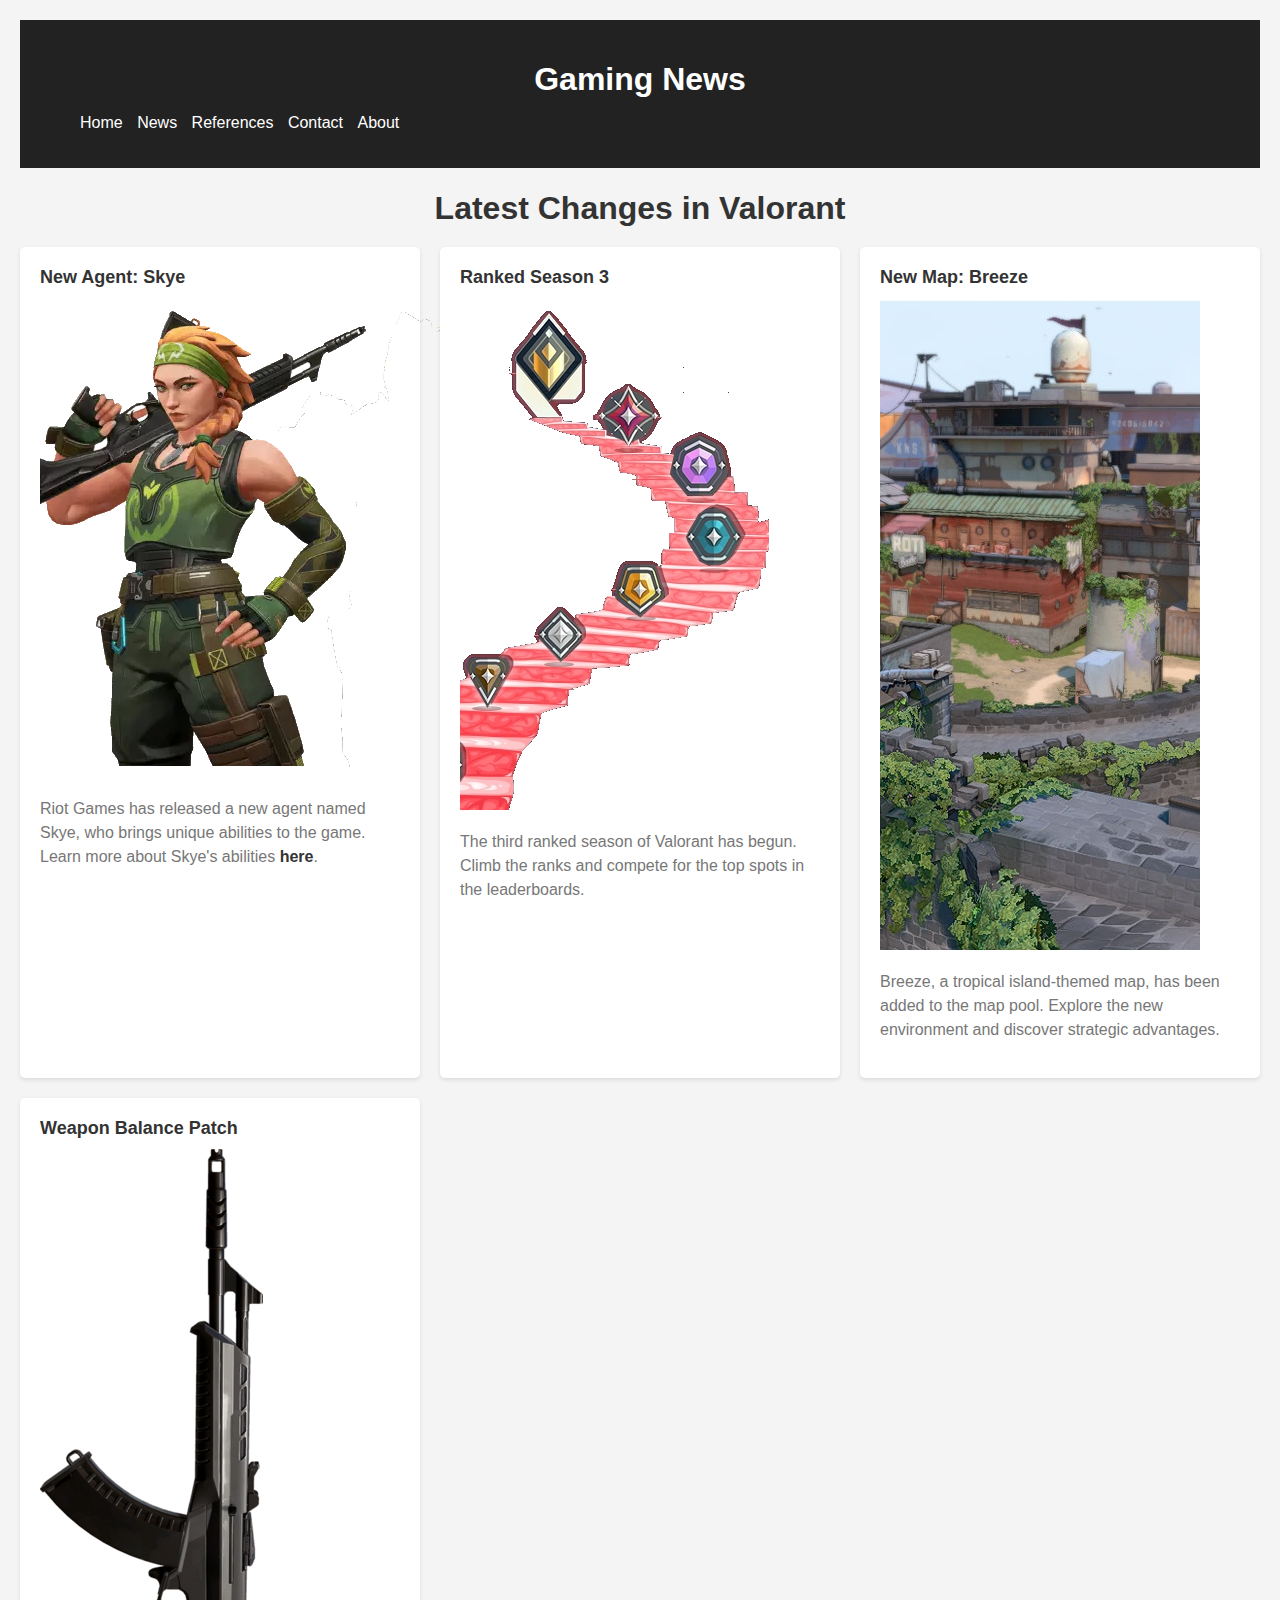
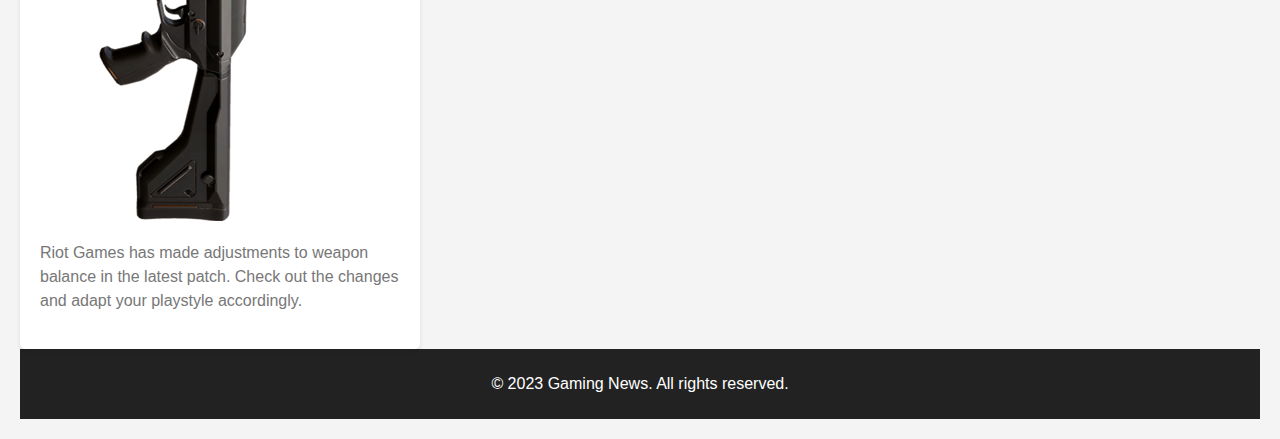
<file: valorant.html>
<!DOCTYPE html>
<html>
<head>
  <meta charset="UTF-8">
  <title>Valorant News</title>
  <style>
    body {
      font-family: Arial, sans-serif;
      background-color: #f4f4f4;
      margin: 0;
      padding: 20px;
    }
    .gamenews{
    color: #fff;
    margin-bottom: 10px;
    }

    h1 {
      color: #333333;
      text-align: center;
      margin-bottom: 20px;
    }
    header {
    background-color: #222;
    color: #fff;
    padding: 20px;
    }
  
    nav ul {
    list-style-type: none;
    }
  
    nav ul li {
    display: inline-block;
    margin-right: 10px;
    }
  
    nav ul li a {
    color: #fff;
    text-decoration: none;
    }
    
    .news-container {
      display: grid;
      grid-template-columns: repeat(auto-fit, minmax(300px, 1fr));
      grid-gap: 20px;
    }

    .news-card {
      background-color: #ffffff;
      border-radius: 5px;
      padding: 20px;
      box-shadow: 0 2px 4px rgba(0, 0, 0, 0.1);
    }
    .skye{
        margin-top: 0;
        margin-bottom: 10px;
    }
    .news-card h2 {
      font-size: 18px;
      color: #333333;
      margin-top: 0;
      margin-bottom: 10px;
    }

    .news-card p {
      color: #777777;
      line-height: 1.5;
    }

    .news-card a {
      color: #333333;
      text-decoration: none;
      font-weight: bold;
    }

    .news-card a:hover {
      text-decoration: underline;
    }
    footer {
    background-color: #222;
    color: #fff;
    padding: 10px;
    text-align: center;
  }
  
</style>
</head>
<body>
    <header>
        <h1 class="gamenews">Gaming News</h1>
        <nav>
          <ul>
            <li><a href="index.html">Home</a></li>
            <li><a href="news.html">News</a></li>
            <li><a href="references.html">References</a></li>
            <li><a href="contact.html">Contact</a></li>
            <li><a href="about.html">About</a></li>
          </ul>
        </nav>
      </header>
  <h1>Latest Changes in Valorant</h1>

  <div class="news-container">
    <div class="news-card">
      <h2>New Agent: Skye</h2>
      <img class="skye" src="skye.png" alt="Skye Picture">
      <p>Riot Games has released a new agent named Skye, who brings unique abilities to the game. Learn more about Skye's abilities <a href="https://valorant.gamepedia.com/Skye" target="_blank">here</a>.</p>
    </div>

    <div class="news-card">
      <h2>Ranked Season 3</h2>
      <img class="ranks" src="ranks.png" alt="Ranks Picture">
      <p>The third ranked season of Valorant has begun. Climb the ranks and compete for the top spots in the leaderboards.</p>
    </div>

    <div class="news-card">
      <h2>New Map: Breeze</h2>
      <img class="beeeze" src="breeze.jpeg" alt="Breeze Picture">
      <p>Breeze, a tropical island-themed map, has been added to the map pool. Explore the new environment and discover strategic advantages.</p>
    </div>

    <div class="news-card">
      <h2>Weapon Balance Patch</h2>
      <img class="vandal" src="vandal.png" alt="vandal Picture">
      <p>Riot Games has made adjustments to weapon balance in the latest patch. Check out the changes and adapt your playstyle accordingly.</p>
    </div>
  </div>
  <footer>
    <p>&copy; 2023 Gaming News. All rights reserved.</p>
  </footer>
</body>
</html>
</file>
<file: website.css>
* {
    margin: 0;
    padding: 0;
  }

  body {
    font-family: Arial, sans-serif;
    background-color: #f5f5f5;
    color: #333;
  }
  
  h1, h2 {
    margin-bottom: 10px;
  }
  
  header {
    background-color: #222;
    color: #fff;
    padding: 20px;
  }
  
  nav ul {
    list-style-type: none;
  }
  
  nav ul li {
    display: inline-block;
    margin-right: 10px;
  }
  
  nav ul li a {
    color: #fff;
    text-decoration: none;
  }
  
  main {
    padding: 20px;
  }
  
  section {
    display: flex;
    flex-wrap: wrap;
  }
  
  article {
    flex-basis: 30%;
    background-color: #fff;
    padding: 20px;
    margin: 10px;
    box-sizing: border-box;
  }
  
  img {
    width: 100%;
    height: auto;
    margin-bottom: 10px;
  }
  
  footer {
    background-color: #222;
    color: #fff;
    padding: 10px;
    text-align: center;
  }
</file>
<file: news.css>
/* CSS for Different Layout */
* {
    margin: 0;
    padding: 0;
  }
  
  /* Global styles */
  body {
    font-family: Arial, sans-serif;
    background-color: #f5f5f5;
    color: #333;
  }
  
  h1{
    margin-bottom: 10px;
  }
  
  header {
    background-color: #222;
    color: #fff;
    padding: 20px;
  }
  
  nav ul {
    list-style-type: none;
  }
  
  nav ul li {
    display: inline-block;
    margin-right: 10px;
  }
  
  nav ul li a {
    color: #fff;
    text-decoration: none;
  }
  .latest {
    padding-left: 300px;
  }
  
  .News {
    display: flex;
    justify-content: space-around;
    align-items: center;
    flex-wrap: wrap;
    max-width: 1200px;
    margin: 0 auto;
    padding: 20px;
  }
  
  article {
    background-color: #ffffff;
    border-radius: 10px;
    box-shadow: 0 2px 4px rgba(0, 0, 0, 0.1);
    padding: 20px;
    margin-bottom: 20px;
    width: 30%;
  }
  
  article img {
    width: 100%;
    border-radius: 5px;
    margin-bottom: 10px;
  }
  
  article h2 {
    font-size: 18px;
    font-weight: bold;
    margin-bottom: 10px;
  }
  
  article p {
    font-size: 14px;
    line-height: 1.5;
  }
  footer {
    background-color: #222;
    color: #fff;
    padding: 10px;
    text-align: center;
  }
</file>
